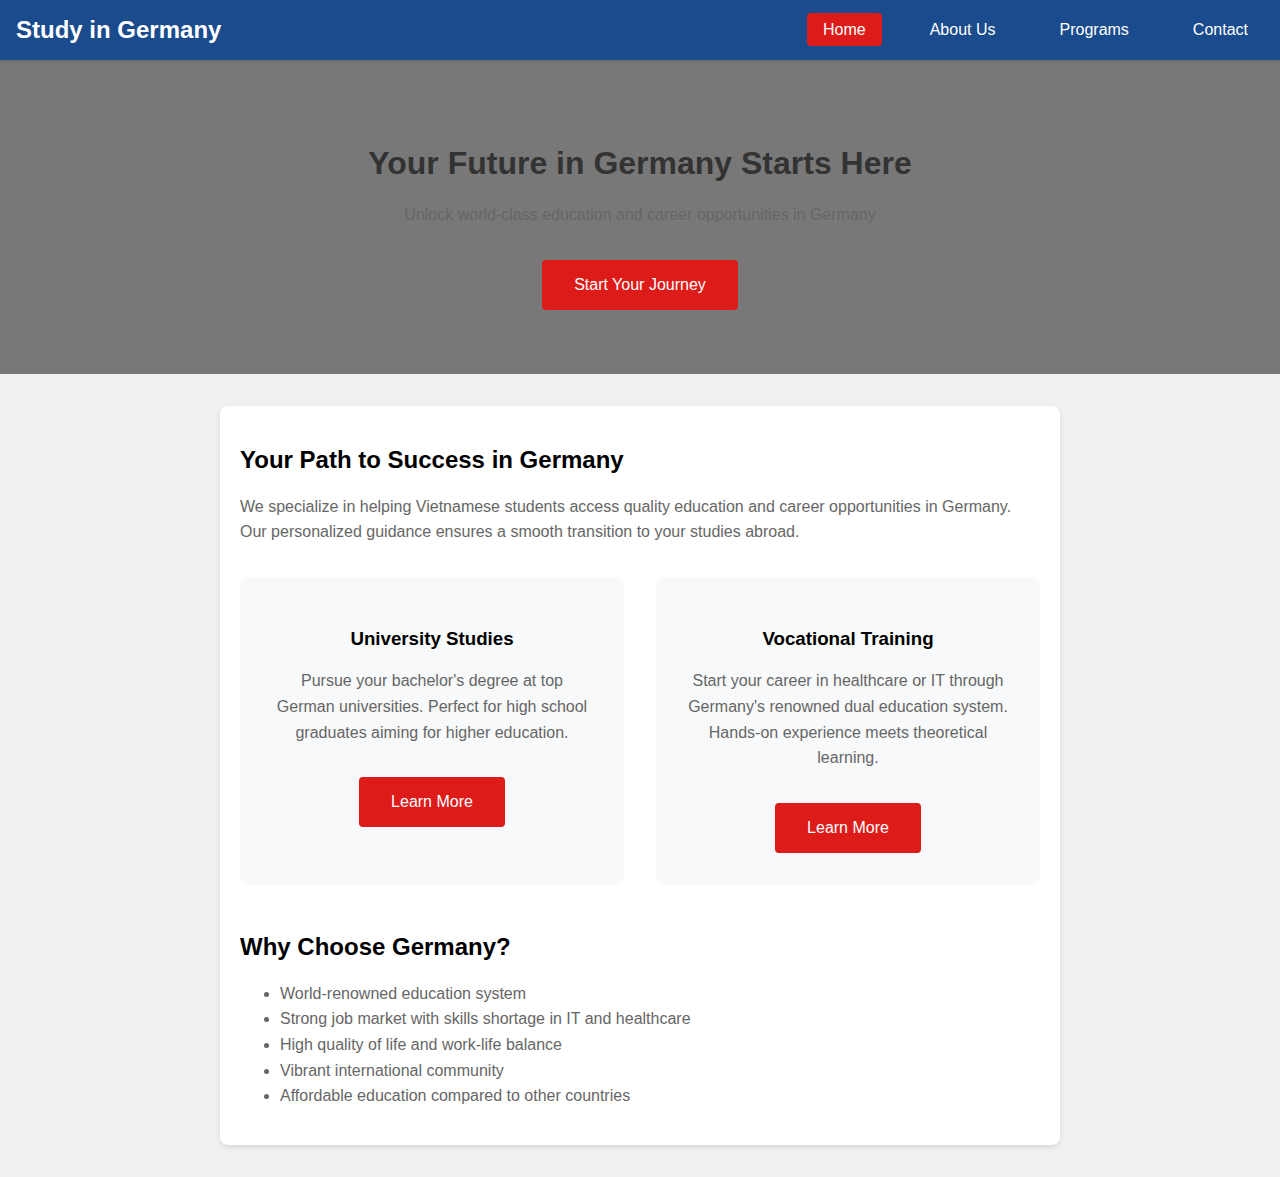
<file: index.html>
<!DOCTYPE html>
<html lang="en">
<head>
    <meta charset="UTF-8">
    <meta name="viewport" content="width=device-width, initial-scale=1.0">
    <title>Study in Germany - Your Path to Success</title>
    <style>
        body {
            font-family: Arial, sans-serif;
            margin: 0;
            padding: 0;
            background-color: #f0f0f0;
        }

        .navbar {
            background-color: #1a4b8c;  /* German flag colors theme */
            padding: 1rem;
            color: white;
            display: flex;
            justify-content: space-between;
            align-items: center;
            box-shadow: 0 2px 4px rgba(0,0,0,0.1);
        }

        .nav-brand {
            font-size: 1.5rem;
            font-weight: bold;
        }

        .nav-links {
            list-style: none;
            margin: 0;
            padding: 0;
            display: flex;
            gap: 2rem;
        }

        .nav-links a {
            color: white;
            text-decoration: none;
            padding: 0.5rem 1rem;
            border-radius: 4px;
            transition: background-color 0.3s ease;
        }

        .nav-links a:hover {
            background-color: #2c5aa0;
        }

        .nav-links a.active {
            background-color: #dd1c1a;
        }

        .hero {
            background-image: linear-gradient(rgba(0, 0, 0, 0.5), rgba(0, 0, 0, 0.5)), url('https://images.unsplash.com/photo-1592притворяюсь-это-url');
            background-size: cover;
            color: white;
            padding: 4rem 2rem;
            text-align: center;
            margin-bottom: 2rem;
        }

        .container {
            max-width: 800px;
            margin: 2rem auto;
            padding: 20px;
            background-color: white;
            border-radius: 8px;
            box-shadow: 0 2px 4px rgba(0,0,0,0.1);
        }

        .pathways {
            display: grid;
            grid-template-columns: repeat(auto-fit, minmax(300px, 1fr));
            gap: 2rem;
            margin-top: 2rem;
        }

        .pathway-card {
            padding: 2rem;
            background-color: #f8f9fa;
            border-radius: 8px;
            text-align: center;
            transition: transform 0.3s ease;
        }

        .pathway-card:hover {
            transform: translateY(-5px);
        }

        h1 {
            color: #333;
            margin-bottom: 20px;
        }

        p {
            color: #666;
            line-height: 1.6;
        }

        .cta-button {
            display: inline-block;
            background-color: #dd1c1a;
            color: white;
            padding: 1rem 2rem;
            border-radius: 4px;
            text-decoration: none;
            margin-top: 1rem;
            transition: background-color 0.3s ease;
        }

        .cta-button:hover {
            background-color: #b81816;
        }

        @media (max-width: 768px) {
            .navbar {
                flex-direction: column;
                gap: 1rem;
            }

            .nav-links {
                flex-direction: column;
                align-items: center;
                gap: 0.5rem;
            }
        }
    </style>
</head>
<body>
    <nav class="navbar">
        <div class="nav-brand">Study in Germany</div>
        <ul class="nav-links">
            <li><a href="/aihantest12/index.html" class="active">Home</a></li>
            <li><a href="/aihantest12/about.html">About Us</a></li>
            <li><a href="/aihantest12/services.html">Programs</a></li>
            <li><a href="/aihantest12/contact.html">Contact</a></li>
        </ul>
    </nav>

    <div class="hero">
        <h1>Your Future in Germany Starts Here</h1>
        <p>Unlock world-class education and career opportunities in Germany</p>
        <a href="/aihantest12/contact.html" class="cta-button">Start Your Journey</a>
    </div>

    <div class="container">
        <h2>Your Path to Success in Germany</h2>
        <p>We specialize in helping Vietnamese students access quality education and career opportunities in Germany. Our personalized guidance ensures a smooth transition to your studies abroad.</p>
        
        <div class="pathways">
            <div class="pathway-card">
                <h3>University Studies</h3>
                <p>Pursue your bachelor's degree at top German universities. Perfect for high school graduates aiming for higher education.</p>
                <a href="/aihantest12/services.html#university" class="cta-button">Learn More</a>
            </div>
            <div class="pathway-card">
                <h3>Vocational Training</h3>
                <p>Start your career in healthcare or IT through Germany's renowned dual education system. Hands-on experience meets theoretical learning.</p>
                <a href="/aihantest12/services.html#vocational" class="cta-button">Learn More</a>
            </div>
        </div>

        <div style="margin-top: 3rem;">
            <h2>Why Choose Germany?</h2>
            <ul style="color: #666; line-height: 1.6;">
                <li>World-renowned education system</li>
                <li>Strong job market with skills shortage in IT and healthcare</li>
                <li>High quality of life and work-life balance</li>
                <li>Vibrant international community</li>
                <li>Affordable education compared to other countries</li>
            </ul>
        </div>
    </div>
</body>
</html>
</file>
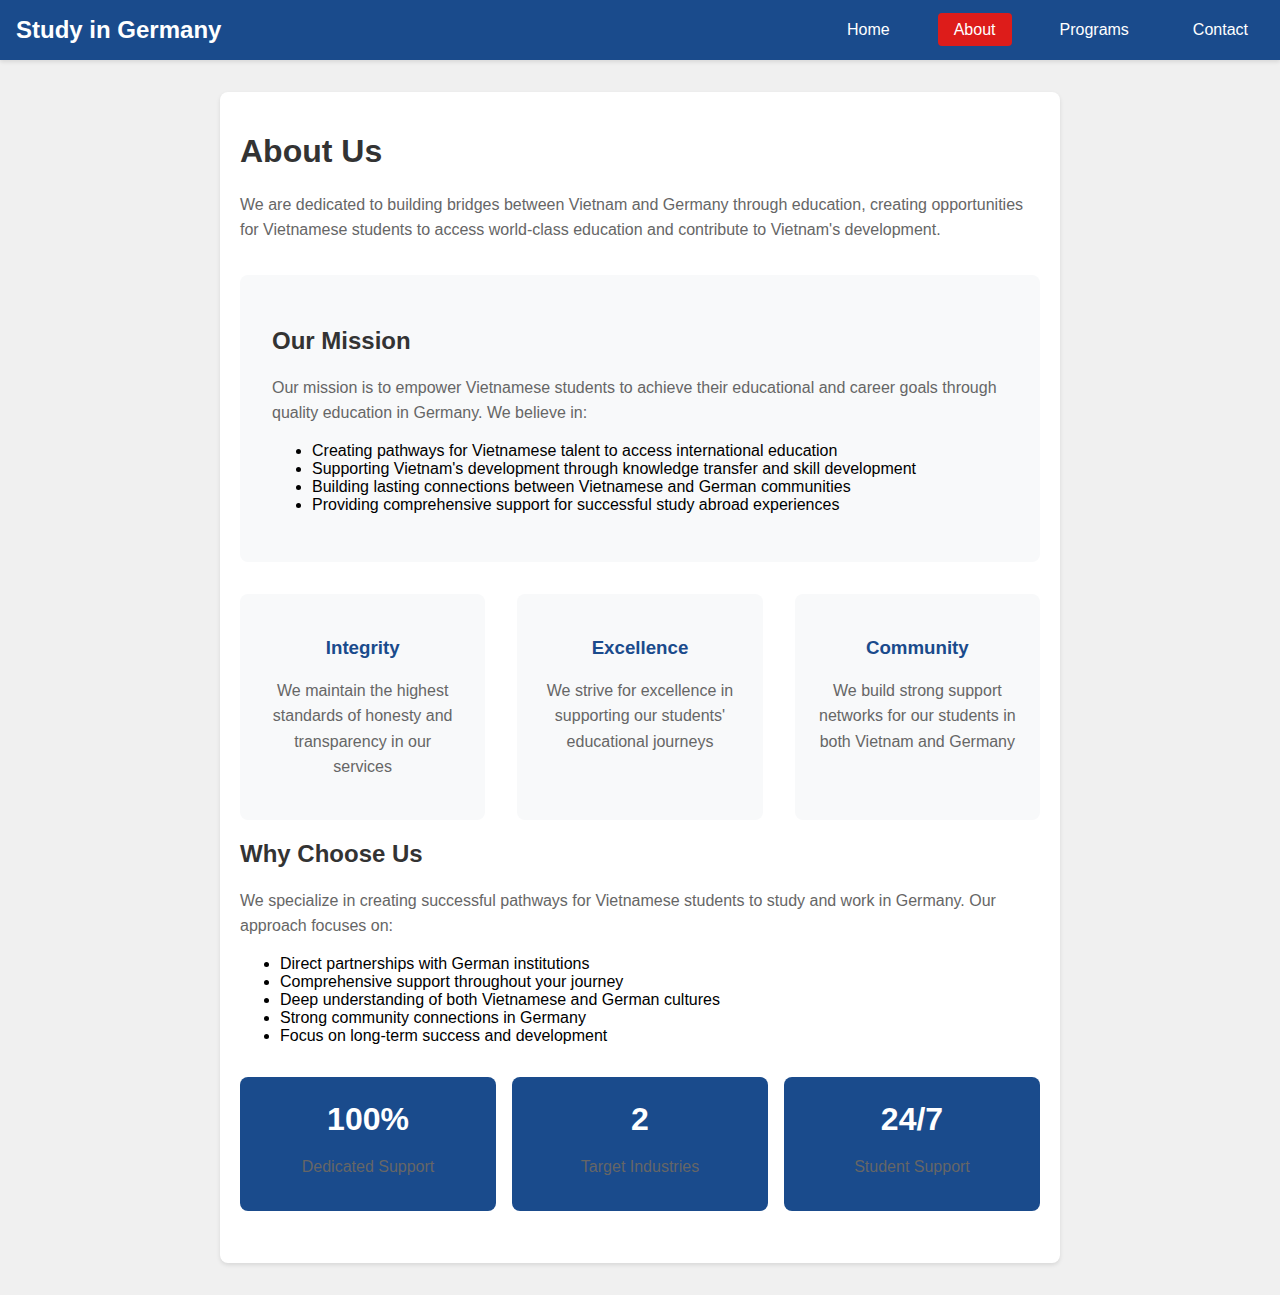
<file: about.html>
<!DOCTYPE html>
<html lang="en">
<head>
    <meta charset="UTF-8">
    <meta name="viewport" content="width=device-width, initial-scale=1.0">
    <title>About Us - Study in Germany</title>
    <style>
        body {
            font-family: Arial, sans-serif;
            margin: 0;
            padding: 0;
            background-color: #f0f0f0;
        }

        .navbar {
            background-color: #1a4b8c;
            padding: 1rem;
            color: white;
            display: flex;
            justify-content: space-between;
            align-items: center;
            box-shadow: 0 2px 4px rgba(0,0,0,0.1);
        }

        .nav-brand {
            font-size: 1.5rem;
            font-weight: bold;
        }

        .nav-links {
            list-style: none;
            margin: 0;
            padding: 0;
            display: flex;
            gap: 2rem;
        }

        .nav-links a {
            color: white;
            text-decoration: none;
            padding: 0.5rem 1rem;
            border-radius: 4px;
            transition: background-color 0.3s ease;
        }

        .nav-links a:hover {
            background-color: #2c5aa0;
        }

        .nav-links a.active {
            background-color: #dd1c1a;
        }

        .container {
            max-width: 800px;
            margin: 2rem auto;
            padding: 20px;
            background-color: white;
            border-radius: 8px;
            box-shadow: 0 2px 4px rgba(0,0,0,0.1);
        }

        .mission-section {
            padding: 2rem;
            background-color: #f8f9fa;
            border-radius: 8px;
            margin: 2rem 0;
        }

        .values-grid {
            display: grid;
            grid-template-columns: repeat(auto-fit, minmax(200px, 1fr));
            gap: 2rem;
            margin-top: 2rem;
        }

        .value-card {
            padding: 1.5rem;
            background-color: #f8f9fa;
            border-radius: 8px;
            text-align: center;
        }

        .value-card h3 {
            color: #1a4b8c;
        }

        h1, h2 {
            color: #333;
        }

        p {
            color: #666;
            line-height: 1.6;
        }

        .stats-section {
            display: grid;
            grid-template-columns: repeat(auto-fit, minmax(150px, 1fr));
            gap: 1rem;
            margin: 2rem 0;
            text-align: center;
        }

        .stat-card {
            padding: 1rem;
            background-color: #1a4b8c;
            color: white;
            border-radius: 8px;
        }

        .stat-number {
            font-size: 2rem;
            font-weight: bold;
            margin: 0.5rem 0;
        }

        @media (max-width: 768px) {
            .navbar {
                flex-direction: column;
                gap: 1rem;
            }

            .nav-links {
                flex-direction: column;
                align-items: center;
                gap: 0.5rem;
            }
        }
    </style>
</head>
<body>
    <nav class="navbar">
        <div class="nav-brand">Study in Germany</div>
        <ul class="nav-links">
            <li><a href="/aihantest12/index.html">Home</a></li>
            <li><a href="/aihantest12/about.html" class="active">About</a></li>
            <li><a href="/aihantest12/services.html">Programs</a></li>
            <li><a href="/aihantest12/contact.html">Contact</a></li>
        </ul>
    </nav>
    <div class="container">
        <h1>About Us</h1>
        <p>We are dedicated to building bridges between Vietnam and Germany through education, creating opportunities for Vietnamese students to access world-class education and contribute to Vietnam's development.</p>
        
        <div class="mission-section">
            <h2>Our Mission</h2>
            <p>Our mission is to empower Vietnamese students to achieve their educational and career goals through quality education in Germany. We believe in:</p>
            <ul>
                <li>Creating pathways for Vietnamese talent to access international education</li>
                <li>Supporting Vietnam's development through knowledge transfer and skill development</li>
                <li>Building lasting connections between Vietnamese and German communities</li>
                <li>Providing comprehensive support for successful study abroad experiences</li>
            </ul>
        </div>

        <div class="values-grid">
            <div class="value-card">
                <h3>Integrity</h3>
                <p>We maintain the highest standards of honesty and transparency in our services</p>
            </div>
            <div class="value-card">
                <h3>Excellence</h3>
                <p>We strive for excellence in supporting our students' educational journeys</p>
            </div>
            <div class="value-card">
                <h3>Community</h3>
                <p>We build strong support networks for our students in both Vietnam and Germany</p>
            </div>
        </div>

        <h2>Why Choose Us</h2>
        <p>We specialize in creating successful pathways for Vietnamese students to study and work in Germany. Our approach focuses on:</p>
        <ul>
            <li>Direct partnerships with German institutions</li>
            <li>Comprehensive support throughout your journey</li>
            <li>Deep understanding of both Vietnamese and German cultures</li>
            <li>Strong community connections in Germany</li>
            <li>Focus on long-term success and development</li>
        </ul>

        <div class="stats-section">
            <div class="stat-card">
                <div class="stat-number">100%</div>
                <p>Dedicated Support</p>
            </div>
            <div class="stat-card">
                <div class="stat-number">2</div>
                <p>Target Industries</p>
            </div>
            <div class="stat-card">
                <div class="stat-number">24/7</div>
                <p>Student Support</p>
            </div>
        </div>
    </div>
</body>
</html>
</file>
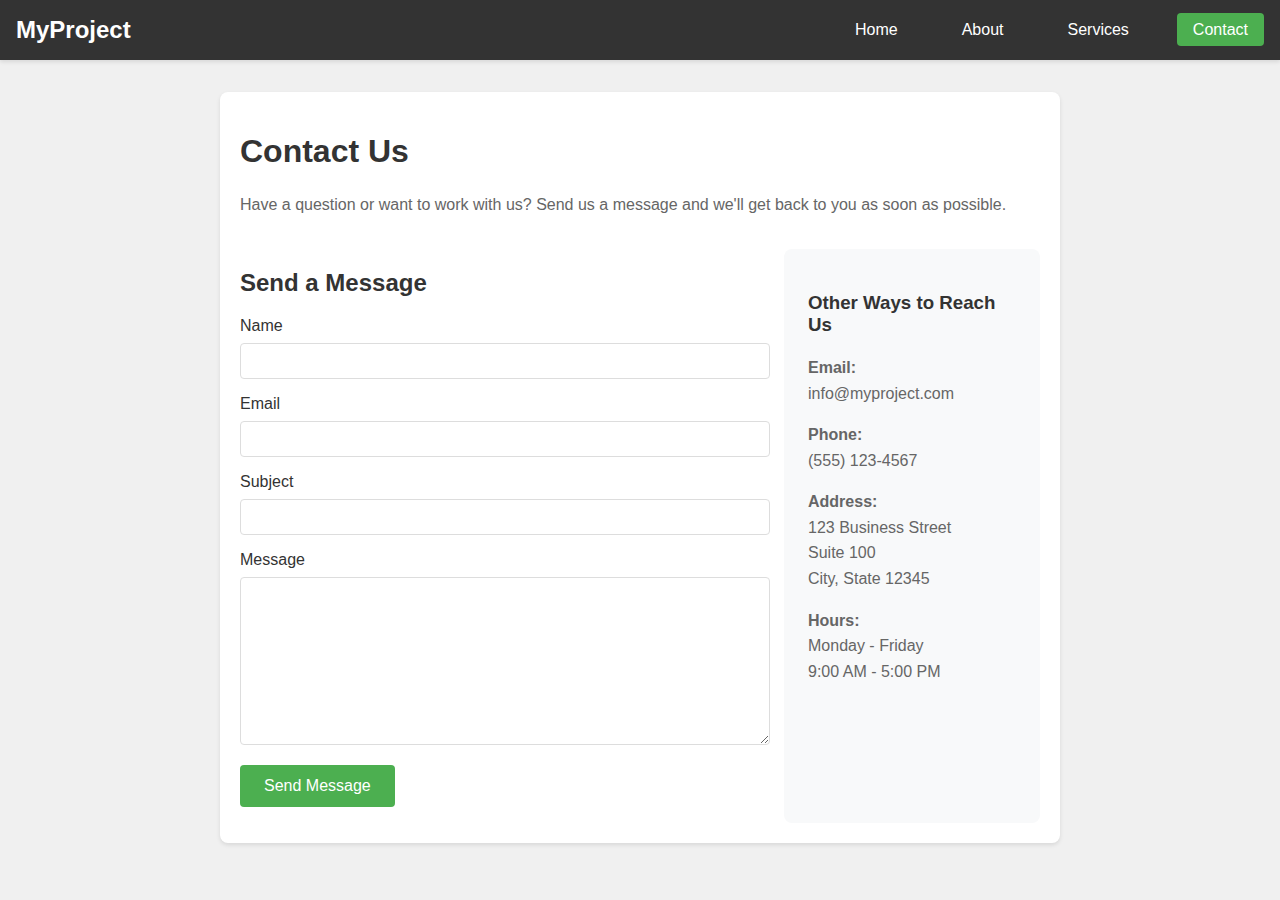
<file: contact.html>
<!DOCTYPE html>
<html lang="en">
<head>
    <meta charset="UTF-8">
    <meta name="viewport" content="width=device-width, initial-scale=1.0">
    <title>Contact Us - MyProject</title>
    <style>
        body { font-family: Arial, sans-serif; margin: 0; padding: 0; background-color: #f0f0f0; }
        .navbar { background-color: #333; padding: 1rem; color: white; display: flex; justify-content: space-between; align-items: center; box-shadow: 0 2px 4px rgba(0,0,0,0.1); }
        .nav-brand { font-size: 1.5rem; font-weight: bold; }
        .nav-links { list-style: none; margin: 0; padding: 0; display: flex; gap: 2rem; }
        .nav-links a { color: white; text-decoration: none; padding: 0.5rem 1rem; border-radius: 4px; transition: background-color 0.3s ease; }
        .nav-links a:hover { background-color: #555; }
        .nav-links a.active { background-color: #4CAF50; }
        .container { max-width: 800px; margin: 2rem auto; padding: 20px; background-color: white; border-radius: 8px; box-shadow: 0 2px 4px rgba(0,0,0,0.1); }
        .contact-grid { display: grid; grid-template-columns: 2fr 1fr; gap: 2rem; margin-top: 2rem; }
        .form-group { margin-bottom: 1rem; }
        label { display: block; margin-bottom: 0.5rem; color: #333; }
        input, textarea { width: 100%; padding: 0.5rem; border: 1px solid #ddd; border-radius: 4px; font-size: 1rem; }
        textarea { height: 150px; resize: vertical; }
        button { background-color: #4CAF50; color: white; padding: 0.75rem 1.5rem; border: none; border-radius: 4px; cursor: pointer; font-size: 1rem; transition: background-color 0.3s ease; }
        button:hover { background-color: #45a049; }
        .contact-info { background-color: #f8f9fa; padding: 1.5rem; border-radius: 8px; }
        h1, h2, h3 { color: #333; }
        p { color: #666; line-height: 1.6; }
        @media (max-width: 768px) { 
            .navbar { flex-direction: column; gap: 1rem; } 
            .nav-links { flex-direction: column; align-items: center; gap: 0.5rem; } 
            .contact-grid { grid-template-columns: 1fr; } 
        }
    </style>
</head>
<body>
    <nav class="navbar">
        <div class="nav-brand">MyProject</div>
        <ul class="nav-links">
            <li><a href="index.html">Home</a></li>
            <li><a href="about.html">About</a></li>
            <li><a href="services.html">Services</a></li>
            <li><a href="contact.html" class="active">Contact</a></li>
        </ul>
    </nav>
    <div class="container">
        <h1>Contact Us</h1>
        <p>Have a question or want to work with us? Send us a message and we'll get back to you as soon as possible.</p>
        
        <div class="contact-grid">
            <div class="form-group">
                <h2>Send a Message</h2>
                <form>
                    <div class="form-group">
                        <label for="name">Name</label>
                        <input type="text" id="name" name="name" required>
                    </div>
                    
                    <div class="form-group">
                        <label for="email">Email</label>
                        <input type="email" id="email" name="email" required>
                    </div>
                    
                    <div class="form-group">
                        <label for="subject">Subject</label>
                        <input type="text" id="subject" name="subject" required>
                    </div>
                    
                    <div class="form-group">
                        <label for="message">Message</label>
                        <textarea id="message" name="message" required></textarea>
                    </div>
                    
                    <button type="submit">Send Message</button>
                </form>
            </div>
            
            <div class="contact-info">
                <h3>Other Ways to Reach Us</h3>
                <p><strong>Email:</strong><br> info@myproject.com</p>
                <p><strong>Phone:</strong><br> (555) 123-4567</p>
                <p><strong>Address:</strong><br> 123 Business Street<br>Suite 100<br>City, State 12345</p>
                <p><strong>Hours:</strong><br> Monday - Friday<br>9:00 AM - 5:00 PM</p>
            </div>
        </div>
    </div>
</body>
</html>
</file>
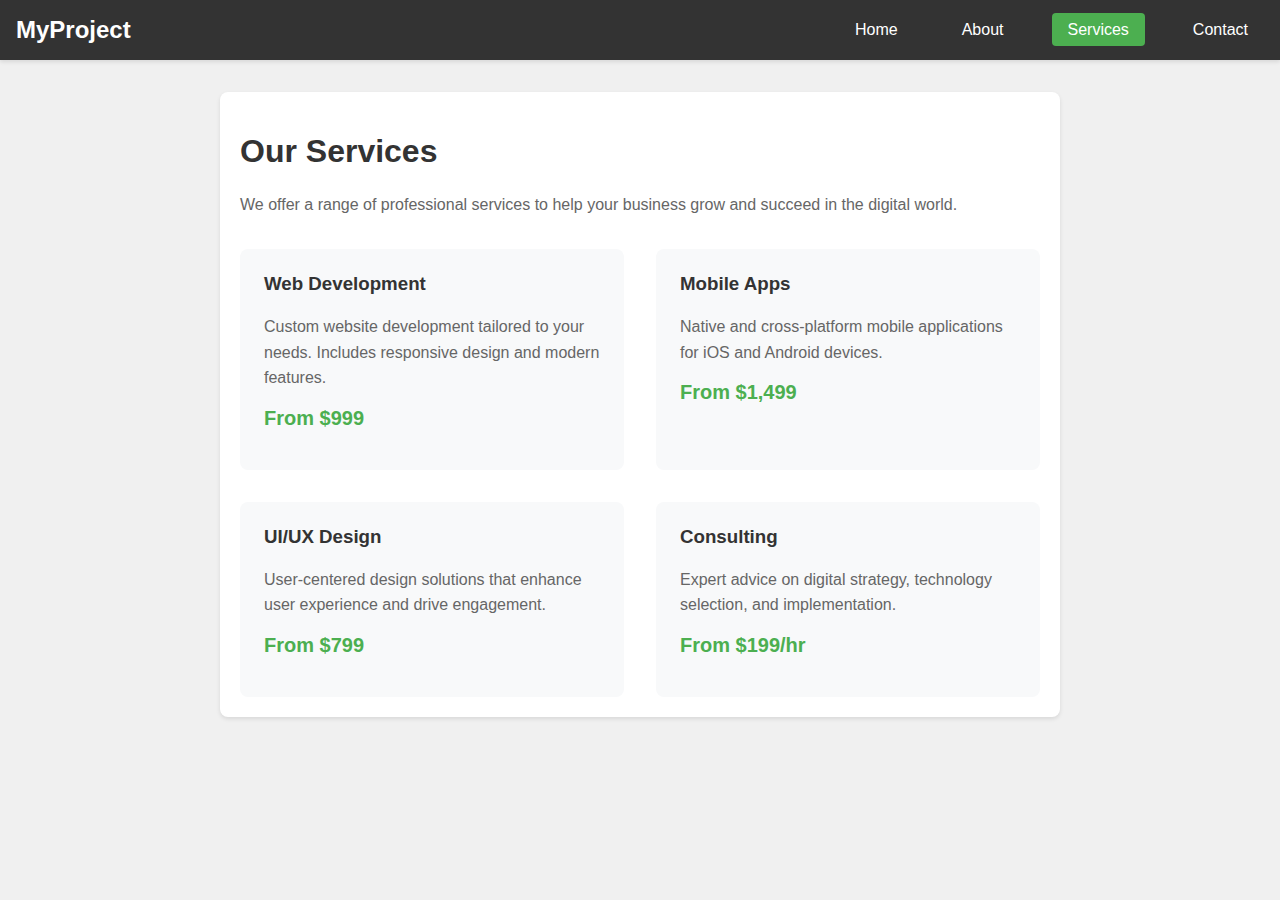
<file: services.html>
<!DOCTYPE html>
<html lang="en">
<head>
    <meta charset="UTF-8">
    <meta name="viewport" content="width=device-width, initial-scale=1.0">
    <title>Our Services - MyProject</title>
    <style>
        body { font-family: Arial, sans-serif; margin: 0; padding: 0; background-color: #f0f0f0; }
        .navbar { background-color: #333; padding: 1rem; color: white; display: flex; justify-content: space-between; align-items: center; box-shadow: 0 2px 4px rgba(0,0,0,0.1); }
        .nav-brand { font-size: 1.5rem; font-weight: bold; }
        .nav-links { list-style: none; margin: 0; padding: 0; display: flex; gap: 2rem; }
        .nav-links a { color: white; text-decoration: none; padding: 0.5rem 1rem; border-radius: 4px; transition: background-color 0.3s ease; }
        .nav-links a:hover { background-color: #555; }
        .nav-links a.active { background-color: #4CAF50; }
        .container { max-width: 800px; margin: 2rem auto; padding: 20px; background-color: white; border-radius: 8px; box-shadow: 0 2px 4px rgba(0,0,0,0.1); }
        .services-grid { display: grid; grid-template-columns: repeat(auto-fit, minmax(250px, 1fr)); gap: 2rem; margin-top: 2rem; }
        .service-card { padding: 1.5rem; background-color: #f8f9fa; border-radius: 8px; transition: transform 0.3s ease; }
        .service-card:hover { transform: translateY(-5px); }
        .service-card h3 { color: #333; margin-top: 0; }
        .price { font-size: 1.25rem; color: #4CAF50; font-weight: bold; margin: 1rem 0; }
        h1, h2 { color: #333; }
        p { color: #666; line-height: 1.6; }
        @media (max-width: 768px) { .navbar { flex-direction: column; gap: 1rem; } .nav-links { flex-direction: column; align-items: center; gap: 0.5rem; } }
    </style>
</head>
<body>
    <nav class="navbar">
        <div class="nav-brand">MyProject</div>
        <ul class="nav-links">
            <li><a href="/aihantest12/index.html">Home</a></li>
            <li><a href="/aihantest12/about.html">About</a></li>
            <li><a href="/aihantest12/services.html" class="active">Services</a></li>
            <li><a href="/aihantest12/contact.html">Contact</a></li>
        </ul>
    </nav>
    <div class="container">
        <h1>Our Services</h1>
        <p>We offer a range of professional services to help your business grow and succeed in the digital world.</p>
        <div class="services-grid">
            <div class="service-card">
                <h3>Web Development</h3>
                <p>Custom website development tailored to your needs. Includes responsive design and modern features.</p>
                <div class="price">From $999</div>
            </div>
            <div class="service-card">
                <h3>Mobile Apps</h3>
                <p>Native and cross-platform mobile applications for iOS and Android devices.</p>
                <div class="price">From $1,499</div>
            </div>
            <div class="service-card">
                <h3>UI/UX Design</h3>
                <p>User-centered design solutions that enhance user experience and drive engagement.</p>
                <div class="price">From $799</div>
            </div>
            <div class="service-card">
                <h3>Consulting</h3>
                <p>Expert advice on digital strategy, technology selection, and implementation.</p>
                <div class="price">From $199/hr</div>
            </div>
        </div>
    </div>
</body>
</html>
</file>
